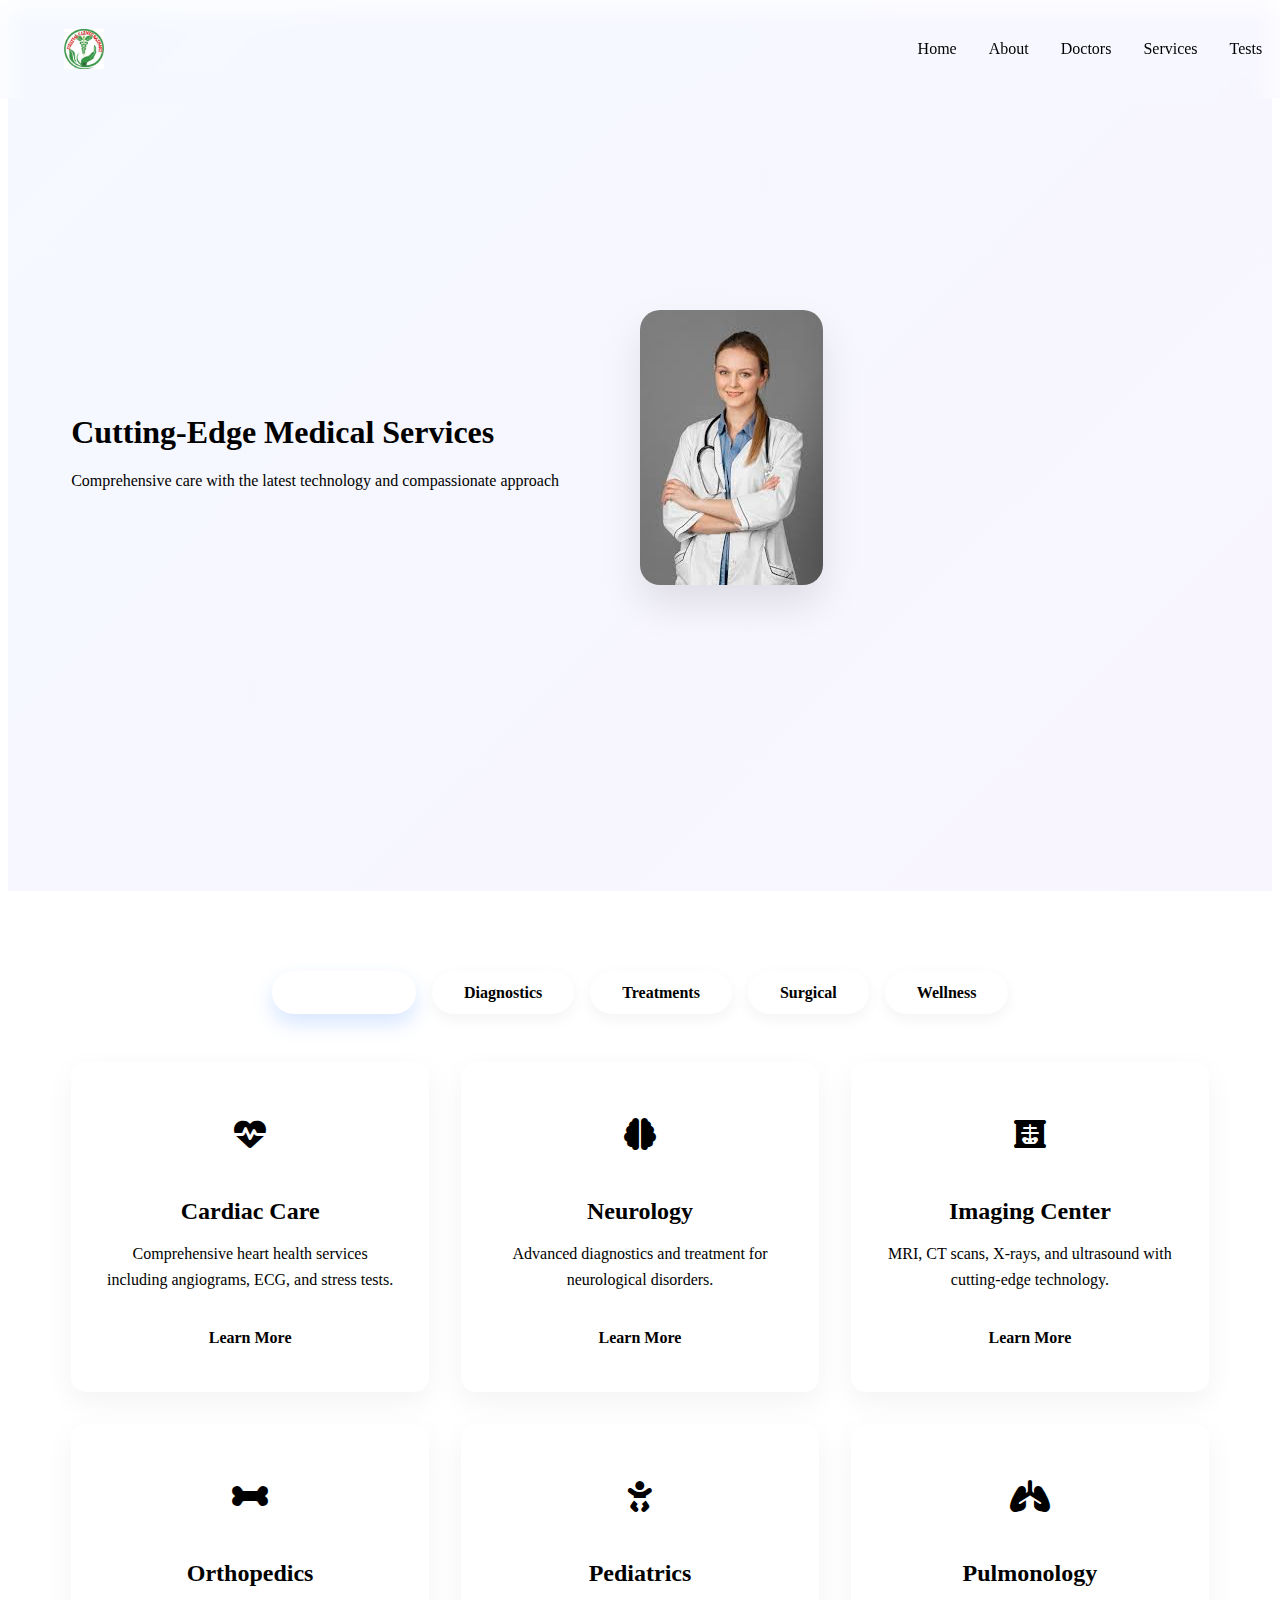
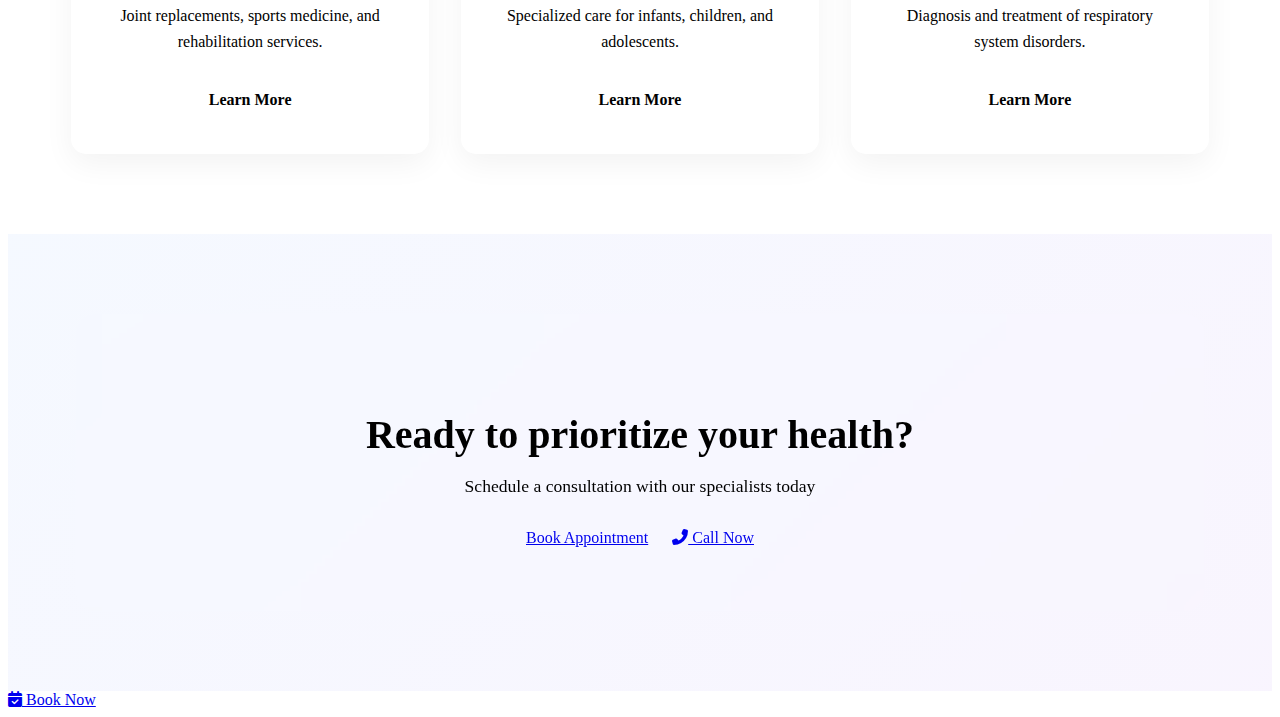
<file: service.html>
<!DOCTYPE html>
<html lang="en">
<head>
    <meta charset="UTF-8">
    <meta name="viewport" content="width=device-width, initial-scale=1.0">
    <title>MediCare+ | Premium Services</title>
    <link rel="stylesheet" href="css/super.css">
    <link rel="stylesheet" href="https://cdnjs.cloudflare.com/ajax/libs/font-awesome/6.4.0/css/all.min.css">
    <style>
        /* Service-specific animations */
        @keyframes pulse-glow {
            0% { box-shadow: 0 0 0 0 rgba(58, 134, 255, 0.4); }
            70% { box-shadow: 0 0 0 15px rgba(58, 134, 255, 0); }
            100% { box-shadow: 0 0 0 0 rgba(58, 134, 255, 0); }
        }
        
        .service-card:hover {
            transform: translateY(-10px) scale(1.02);
            box-shadow: 0 20px 40px rgba(0, 0, 0, 0.15);
        }
        
        .service-card:hover .service-icon {
            background: linear-gradient(45deg, var(--primary), var(--secondary));
            color: white;
            animation: pulse-glow 2s infinite;
        }
        
        .service-tabs {
            display: flex;
            justify-content: center;
            margin-bottom: 3rem;
            flex-wrap: wrap;
            gap: 1rem;
        }
        
        .service-tab {
            padding: 0.8rem 2rem;
            background: white;
            border-radius: 50px;
            cursor: pointer;
            transition: var(--transition);
            font-weight: 600;
            box-shadow: 0 5px 15px rgba(0, 0, 0, 0.05);
            border: 2px solid var(--light-gray);
        }
        
        .service-tab.active {
            background: linear-gradient(to right, var(--primary), var(--secondary));
            color: white;
            border-color: transparent;
            box-shadow: 0 10px 20px rgba(58, 134, 255, 0.2);
        }
        
        .service-category {
            display: none;
            animation: fadeIn 0.5s ease;
        }
        
        .service-category.active {
            display: grid;
        }
    </style>
</head>
<body>
    <!-- Animated Background -->
    <div class="animated-bg"></div>
    
    <!-- Navigation -->
    <nav class="glass-nav">
        <div class="logo">
            <img src="images/logo.jpeg" alt="MediCare+">
            <span>MediCare+</span>
        </div>
        <ul class="nav-links">
            <li><a href="index.html" data-text="Home">Home</a></li>
            <li><a href="index.html#about" data-text="About">About</a></li>
            <li><a href="doctors.html" data-text="Doctors">Doctors</a></li>
            <li><a href="#" class="active" data-text="Services">Services</a></li>
            <li><a href="tests.html" data-text="Tests">Tests</a></li>
            <li><a href="index.html#contact" data-text="Contact">Contact</a></li>
        </ul>
        <div class="hamburger">
            <div class="line1"></div>
            <div class="line2"></div>
            <div class="line3"></div>
        </div>
    </nav>

    <!-- Services Hero -->
    <section class="services-hero">
        <div class="hero-content">
            <h1>Cutting-Edge <span class="highlight">Medical Services</span></h1>
            <p class="subtitle">Comprehensive care with the latest technology and compassionate approach</p>
        </div>
        <div class="hero-image">
            <img src="images/services.jpeg" alt="Hospital Services" class="parallax-img">
        </div>
    </section>

    <!-- Services Tabs -->
    <section class="services-section">
        <div class="service-tabs">
            <div class="service-tab active" data-category="all">All Services</div>
            <div class="service-tab" data-category="diagnostic">Diagnostics</div>
            <div class="service-tab" data-category="treatment">Treatments</div>
            <div class="service-tab" data-category="surgical">Surgical</div>
            <div class="service-tab" data-category="wellness">Wellness</div>
        </div>
        
        <!-- All Services -->
        <div class="service-category active" id="all">
            <div class="service-card" data-aos="fade-up">
                <div class="service-icon">
                    <i class="fas fa-heartbeat"></i>
                </div>
                <h3>Cardiac Care</h3>
                <p>Comprehensive heart health services including angiograms, ECG, and stress tests.</p>
                <a href="#" class="btn-tertiary">Learn More</a>
            </div>
            
            <div class="service-card" data-aos="fade-up" data-aos-delay="100">
                <div class="service-icon">
                    <i class="fas fa-brain"></i>
                </div>
                <h3>Neurology</h3>
                <p>Advanced diagnostics and treatment for neurological disorders.</p>
                <a href="#" class="btn-tertiary">Learn More</a>
            </div>
            
            <div class="service-card" data-aos="fade-up" data-aos-delay="200">
                <div class="service-icon">
                    <i class="fas fa-x-ray"></i>
                </div>
                <h3>Imaging Center</h3>
                <p>MRI, CT scans, X-rays, and ultrasound with cutting-edge technology.</p>
                <a href="#" class="btn-tertiary">Learn More</a>
            </div>
            
            <div class="service-card" data-aos="fade-up" data-aos-delay="300">
                <div class="service-icon">
                    <i class="fas fa-bone"></i>
                </div>
                <h3>Orthopedics</h3>
                <p>Joint replacements, sports medicine, and rehabilitation services.</p>
                <a href="#" class="btn-tertiary">Learn More</a>
            </div>
            
            <div class="service-card" data-aos="fade-up">
                <div class="service-icon">
                    <i class="fas fa-baby"></i>
                </div>
                <h3>Pediatrics</h3>
                <p>Specialized care for infants, children, and adolescents.</p>
                <a href="#" class="btn-tertiary">Learn More</a>
            </div>
            
            <div class="service-card" data-aos="fade-up" data-aos-delay="100">
                <div class="service-icon">
                    <i class="fas fa-lungs"></i>
                </div>
                <h3>Pulmonology</h3>
                <p>Diagnosis and treatment of respiratory system disorders.</p>
                <a href="#" class="btn-tertiary">Learn More</a>
            </div>
        </div>
        
        <!-- Diagnostic Services -->
        <div class="service-category" id="diagnostic">
            <!-- Similar structure with diagnostic services -->
        </div>
        
        <!-- Treatment Services -->
        <div class="service-category" id="treatment">
            <!-- Similar structure with treatment services -->
        </div>
        
        <!-- Surgical Services -->
        <div class="service-category" id="surgical">
            <!-- Similar structure with surgical services -->
        </div>
        
        <!-- Wellness Services -->
        <div class="service-category" id="wellness">
            <!-- Similar structure with wellness services -->
        </div>
    </section>

    <!-- CTA Section -->
    <section class="cta-section">
        <div class="cta-glass">
            <h2>Ready to prioritize your health?</h2>
            <p>Schedule a consultation with our specialists today</p>
            <div class="cta-buttons">
                <a href="appointment.html" class="btn-primary pulse">Book Appointment</a>
                <a href="tel:+15551234567" class="btn-secondary">
                    <i class="fas fa-phone-alt"></i> Call Now
                </a>
            </div>
        </div>
    </section>

    <!-- Footer -->
    <footer class="glass-footer">
        <!-- Same footer as index.html -->
    </footer>

    <!-- Floating Button -->
    <a href="appointment.html" class="floating-appointment-btn pulse">
        <i class="fas fa-calendar-check"></i>
        <span>Book Now</span>
    </a>

    <script src="js/script.js"></script>
    <script>
        // Service Tab Functionality
        const serviceTabs = document.querySelectorAll('.service-tab');
        const serviceCategories = document.querySelectorAll('.service-category');
        
        serviceTabs.forEach(tab => {
            tab.addEventListener('click', () => {
                // Update active tab
                serviceTabs.forEach(t => t.classList.remove('active'));
                tab.classList.add('active');
                
                // Show selected category
                const category = tab.dataset.category;
                serviceCategories.forEach(cat => {
                    cat.classList.remove('active');
                    if (cat.id === category || category === 'all') {
                        cat.classList.add('active');
                    }
                });
            });
        });
    </script>
</body>
</html>
</file>
<file: css/super.css>
/* Glass Navigation */
.glass-nav {
    position: fixed;
    top: 0;
    left: 0;
    width: 100%;
    padding: 1.5rem 5%;
    display: flex;
    justify-content: space-between;
    align-items: center;
    background: var(--glass);
    backdrop-filter: blur(10px);
    -webkit-backdrop-filter: blur(10px);
    border-bottom: 1px solid var(--glass-border);
    z-index: 1000;
    transition: var(--transition);
}

.glass-nav.scrolled {
    padding: 1rem 5%;
    box-shadow: var(--glass-shadow);
}

.logo {
    display: flex;
    align-items: center;
    gap: 0.5rem;
}

.logo img {
    height: 40px;
    width: auto;
    transition: var(--transition);
}

.logo span {
    font-size: 1.5rem;
    font-weight: 700;
    color: var(--primary);
    background: linear-gradient(to right, var(--primary), var(--secondary));
    -webkit-background-clip: text;
    background-clip: text;
    -webkit-text-fill-color: transparent;
    transition: var(--transition);
}

.nav-links {
    display: flex;
    gap: 2rem;
    list-style: none;
}

.nav-links a {
    position: relative;
    text-decoration: none;
    color: var(--dark);
    font-weight: 500;
    font-size: 1rem;
    transition: var(--transition);
    padding: 0.5rem 0;
}

.nav-links a::after {
    content: attr(data-text);
    position: absolute;
    top: 0;
    left: 0;
    width: 0;
    color: var(--primary);
    overflow: hidden;
    white-space: nowrap;
    transition: var(--transition);
}

.nav-links a:hover::after {
    width: 100%;
}

.nav-links a.active {
    color: var(--primary);
}

.hamburger {
    display: none;
    cursor: pointer;
}

.hamburger div {
    width: 25px;
    height: 3px;
    background-color: var(--dark);
    margin: 5px;
    transition: var(--transition);
}




/* ===== TESTS PAGE SPECIFIC STYLES ===== */
.tests-hero {
    min-height: 70vh;
    padding: 10% 5%;
    display: flex;
    align-items: center;
    justify-content: space-between;
    gap: 3rem;
    background: linear-gradient(135deg, rgba(255, 0, 110, 0.05) 0%, rgba(131, 56, 236, 0.05) 100%);
}

.tests-section {
    padding: 5rem 5%;
    background: white;
}

.tests-grid {
    display: grid;
    grid-template-columns: repeat(auto-fill, minmax(300px, 1fr));
    gap: 2rem;
    max-width: 1200px;
    margin: 0 auto;
}

.test-card {
    background: white;
    border-radius: 15px;
    overflow: hidden;
    box-shadow: 0 10px 30px rgba(0, 0, 0, 0.05);
    transition: var(--transition);
}

.test-card:hover {
    transform: translateY(-10px) scale(1.02);
    box-shadow: 0 20px 40px rgba(0, 0, 0, 0.15);
}

.test-image {
    height: 200px;
    overflow: hidden;
}

.test-image img {
    width: 100%;
    height: 100%;
    object-fit: cover;
    transition: var(--transition);
}

.test-details {
    padding: 1.5rem;
}

.test-details h3 {
    font-size: 1.3rem;
    margin-bottom: 0.8rem;
    color: var(--dark);
}

.test-details p {
    color: var(--gray);
    margin-bottom: 1rem;
    line-height: 1.6;
}

.test-meta {
    display: flex;
    justify-content: space-between;
    margin-bottom: 1rem;
    font-size: 0.9rem;
}

.test-price {
    font-weight: bold;
    color: var(--primary);
}

.test-duration {
    color: var(--gray);
}

.test-actions {
    display: flex;
    justify-content: space-between;
    align-items: center;
    margin-top: 1.5rem;
}

.text-link {
    color: var(--primary);
    font-weight: 600;
    text-decoration: none;
    transition: var(--transition);
}

.text-link:hover {
    text-decoration: underline;
}

/* FAQ Section */
.faq-section {
    padding: 5rem 5%;
    background: #f8f9fa;
}

.faq-section h2 {
    text-align: center;
    font-size: 2.5rem;
    margin-bottom: 3rem;
    color: var(--dark);
}

.faq-container {
    max-width: 800px;
    margin: 0 auto;
}

.faq-item {
    background: white;
    border-radius: 10px;
    margin-bottom: 1rem;
    box-shadow: 0 5px 15px rgba(0, 0, 0, 0.05);
    overflow: hidden;
}

.faq-question {
    padding: 1.5rem;
    display: flex;
    justify-content: space-between;
    align-items: center;
    cursor: pointer;
    transition: var(--transition);
}

.faq-question h3 {
    font-size: 1.2rem;
    color: var(--dark);
}

.faq-question i {
    color: var(--primary);
    transition: var(--transition);
}

.faq-answer {
    max-height: 0;
    overflow: hidden;
    transition: max-height 0.3s ease;
    padding: 0 1.5rem;
}

.faq-answer p {
    padding-bottom: 1.5rem;
    color: var(--gray);
    line-height: 1.6;
}

.faq-item.active .faq-question {
    background: rgba(58, 134, 255, 0.05);
}

.faq-item.active .faq-answer {
    max-height: 300px;
}

/* =============== DOCTORS PAGE STYLES =============== */
/* Hero Section for Doctors Page */
.doctors-hero {
    min-height: 70vh;
    padding: 10% 5%;
    display: flex;
    align-items: center;
    justify-content: space-between;
    background: linear-gradient(135deg, rgba(58, 134, 255, 0.05) 0%, rgba(131, 56, 236, 0.05) 100%);
}

.doctors-hero .hero-content {
    flex: 1;
    z-index: 1;
}

.doctors-hero .hero-image {
    flex: 1;
    position: relative;
    z-index: 1;
}

.doctors-hero .hero-image img {
    max-width: 100%;
    border-radius: 20px;
    box-shadow: 0 20px 40px rgba(0, 0, 0, 0.1);
    animation: floatImage 4s ease-in-out infinite;
}

@keyframes floatImage {
    0%, 100% { transform: translateY(0); }
    50% { transform: translateY(-20px); }
}

/* Doctors Grid Section */
.doctors-section {
    padding: 5rem 5%;
    background: white;
}

.section-header {
    text-align: center;
    margin-bottom: 3rem;
}

.section-header h1 {
    font-size: 2.8rem;
    margin-bottom: 1rem;
    background: linear-gradient(to right, var(--dark), var(--primary));
    -webkit-background-clip: text;
    background-clip: text;
    -webkit-text-fill-color: transparent;
}

.section-header .highlight {
    background: linear-gradient(to right, var(--primary), var(--secondary));
    -webkit-background-clip: text;
    background-clip: text;
    -webkit-text-fill-color: transparent;
}

/* Filter Buttons */
.doctor-filters {
    display: flex;
    justify-content: center;
    gap: 1rem;
    margin-bottom: 3rem;
    flex-wrap: wrap;
}

.filter-btn {
    padding: 0.8rem 2rem;
    border-radius: 50px;
    background: white;
    border: 2px solid var(--light-gray);
    font-weight: 600;
    cursor: pointer;
    transition: var(--transition);
    box-shadow: 0 5px 15px rgba(0, 0, 0, 0.05);
}

.filter-btn.active {
    background: linear-gradient(to right, var(--primary), var(--secondary));
    color: white;
    border-color: transparent;
    box-shadow: 0 10px 20px rgba(58, 134, 255, 0.3);
}

.filter-btn:hover:not(.active) {
    border-color: var(--primary);
    color: var(--primary);
}

/* Doctor Cards */
.doctors-grid {
    display: grid;
    grid-template-columns: repeat(auto-fill, minmax(350px, 1fr));
    gap: 2rem;
    max-width: 1400px;
    margin: 0 auto;
}

.doctor-card {
    background: white;
    border-radius: 15px;
    overflow: hidden;
    box-shadow: 0 10px 30px rgba(0, 0, 0, 0.05);
    transition: var(--transition);
    position: relative;
}

.doctor-card:hover {
    transform: translateY(-10px) rotate(1deg);
    box-shadow: 0 20px 40px rgba(0, 0, 0, 0.1);
}

.doc-image {
    height: 280px;
    overflow: hidden;
    position: relative;
}

.doc-image img {
    width: 100%;
    height: 100%;
    object-fit: cover;
    transition: var(--transition);
}

.doctor-card:hover .doc-image img {
    transform: scale(1.1);
}

.specialty-badge {
    position: absolute;
    top: 15px;
    right: 15px;
    background: linear-gradient(45deg, var(--accent), var(--secondary));
    color: white;
    padding: 0.3rem 1rem;
    border-radius: 20px;
    font-size: 0.8rem;
    font-weight: bold;
    box-shadow: 0 5px 15px rgba(131, 56, 236, 0.3);
    z-index: 2;
}

.doc-info {
    padding: 2rem;
}

.doc-icon {
    width: 60px;
    height: 60px;
    background: var(--light-gray);
    border-radius: 50%;
    display: flex;
    align-items: center;
    justify-content: center;
    font-size: 1.5rem;
    color: var(--primary);
    margin-bottom: 1.5rem;
    transition: var(--transition);
}

.doctor-card:hover .doc-icon {
    background: linear-gradient(to right, var(--primary), var(--secondary));
    color: white;
    transform: rotateY(180deg);
}

.doctor-card h3 {
    font-size: 1.5rem;
    margin-bottom: 0.5rem;
    color: var(--dark);
}

.doc-specialty {
    color: var(--primary);
    font-weight: 600;
    margin-bottom: 1rem;
}

.doc-bio {
    color: var(--gray);
    margin-bottom: 1.5rem;
    line-height: 1.6;
}

.doc-meta {
    display: flex;
    justify-content: space-between;
    margin-bottom: 1.5rem;
    font-size: 0.9rem;
}

.doc-meta span {
    display: flex;
    align-items: center;
    gap: 0.3rem;
    color: var(--gray);
}

.doc-meta i {
    color: var(--primary);
}

.btn-tertiary {
    display: inline-flex;
    align-items: center;
    gap: 0.5rem;
    padding: 0.8rem 1.5rem;
    background: var(--light-gray);
    color: var(--dark);
    border-radius: 50px;
    font-weight: 600;
    text-decoration: none;
    transition: var(--transition);
}

.btn-tertiary:hover {
    background: var(--primary);
    color: white;
    transform: translateX(5px);
}

/* Stats Section */
.stats-section {
    padding: 5rem 5%;
    background: linear-gradient(135deg, var(--primary), var(--secondary));
    color: white;
}

.stats-container {
    display: grid;
    grid-template-columns: repeat(auto-fit, minmax(200px, 1fr));
    gap: 2rem;
    max-width: 1200px;
    margin: 0 auto;
}

.stat-card {
    background: rgba(255, 255, 255, 0.1);
    backdrop-filter: blur(5px);
    border-radius: 15px;
    padding: 2rem;
    text-align: center;
    transition: var(--transition);
}

.stat-card:hover {
    transform: translateY(-5px);
    background: rgba(255, 255, 255, 0.2);
}

.stat-icon {
    width: 60px;
    height: 60px;
    margin: 0 auto 1rem;
    background: rgba(255, 255, 255, 0.2);
    border-radius: 50%;
    display: flex;
    align-items: center;
    justify-content: center;
    font-size: 1.5rem;
}

.stat-content h3 {
    font-size: 2.5rem;
    margin-bottom: 0.5rem;
}

.stat-content p {
    font-size: 1rem;
    opacity: 0.9;
}

/* Responsive Adjustments */
@media (max-width: 992px) {
    .doctors-hero {
        flex-direction: column;
        text-align: center;
    }
    
    .doctors-hero .hero-content {
        margin-bottom: 3rem;
    }
    
    .doctors-grid {
        grid-template-columns: repeat(auto-fill, minmax(300px, 1fr));
    }
}

@media (max-width: 576px) {
    .section-header h1 {
        font-size: 2.2rem;
    }
    
    .filter-btn {
        padding: 0.6rem 1.5rem;
    }
    
    .doctor-card {
        max-width: 100%;
    }
}



/* =============== SERVICES PAGE STYLES =============== */
/* Hero Section for Services Page */
.services-hero {
    min-height: 70vh;
    padding: 10% 5%;
    display: flex;
    align-items: center;
    justify-content: space-between;
    background: linear-gradient(135deg, rgba(58, 134, 255, 0.05) 0%, rgba(131, 56, 236, 0.05) 100%);
}

.services-hero .hero-content {
    flex: 1;
    z-index: 1;
}

.services-hero .hero-image {
    flex: 1;
    position: relative;
    z-index: 1;
}

.services-hero .hero-image img {
    max-width: 100%;
    border-radius: 20px;
    box-shadow: 0 20px 40px rgba(0, 0, 0, 0.1);
    animation: floatImage 4s ease-in-out infinite;
}

/* Services Tabs */
.services-section {
    padding: 5rem 5%;
    background: white;
}

.service-tabs {
    display: flex;
    justify-content: center;
    margin-bottom: 3rem;
    flex-wrap: wrap;
    gap: 1rem;
}

.service-tab {
    padding: 0.8rem 2rem;
    background: white;
    border-radius: 50px;
    cursor: pointer;
    transition: var(--transition);
    font-weight: 600;
    box-shadow: 0 5px 15px rgba(0, 0, 0, 0.05);
    border: 2px solid var(--light-gray);
}

.service-tab.active {
    background: linear-gradient(to right, var(--primary), var(--secondary));
    color: white;
    border-color: transparent;
    box-shadow: 0 10px 20px rgba(58, 134, 255, 0.2);
}

.service-tab:hover:not(.active) {
    border-color: var(--primary);
    color: var(--primary);
}

/* Services Grid */
.service-category {
    display: none;
    grid-template-columns: repeat(auto-fill, minmax(300px, 1fr));
    gap: 2rem;
    max-width: 1200px;
    margin: 0 auto;
}

.service-category.active {
    display: grid;
}

.service-card {
    background: white;
    border-radius: 15px;
    padding: 2rem;
    text-align: center;
    transition: var(--transition);
    box-shadow: 0 10px 30px rgba(0, 0, 0, 0.05);
    position: relative;
    overflow: hidden;
    z-index: 1;
}

.service-card::before {
    content: '';
    position: absolute;
    top: 0;
    left: 0;
    width: 100%;
    height: 100%;
    background: linear-gradient(135deg, rgba(58, 134, 255, 0.1) 0%, rgba(131, 56, 236, 0.1) 100%);
    z-index: -1;
    opacity: 0;
    transition: var(--transition);
}

.service-card:hover::before {
    opacity: 1;
}

.service-icon {
    width: 80px;
    height: 80px;
    margin: 0 auto 1.5rem;
    background: var(--light-gray);
    color: var(--primary);
    border-radius: 50%;
    display: flex;
    align-items: center;
    justify-content: center;
    font-size: 2rem;
    transition: var(--transition);
}

.service-card:hover .service-icon {
    background: linear-gradient(45deg, var(--primary), var(--secondary));
    color: white;
    animation: pulse-glow 2s infinite;
}

@keyframes pulse-glow {
    0%, 100% { box-shadow: 0 0 0 0 rgba(58, 134, 255, 0.4); }
    70% { box-shadow: 0 0 0 15px rgba(58, 134, 255, 0); }
    100% { box-shadow: 0 0 0 0 rgba(58, 134, 255, 0); }
}

.service-card h3 {
    font-size: 1.5rem;
    margin-bottom: 1rem;
    color: var(--dark);
}

.service-card p {
    color: var(--gray);
    margin-bottom: 1.5rem;
    line-height: 1.6;
}

.service-card a {
    display: inline-flex;
    align-items: center;
    gap: 0.5rem;
    color: var(--primary);
    font-weight: 600;
    text-decoration: none;
    transition: var(--transition);
}

.service-card a:hover {
    color: var(--secondary);
    transform: translateX(5px);
}

/* CTA Section */
.cta-section {
    padding: 5rem 5%;
    background: linear-gradient(135deg, rgba(58, 134, 255, 0.05) 0%, rgba(131, 56, 236, 0.05) 100%);
}

.cta-glass {
    max-width: 1000px;
    margin: 0 auto;
    background: var(--glass);
    backdrop-filter: blur(10px);
    -webkit-backdrop-filter: blur(10px);
    border-radius: 20px;
    padding: 4rem;
    text-align: center;
    border: 1px solid var(--glass-border);
    box-shadow: var(--glass-shadow);
}

.cta-glass h2 {
    font-size: 2.5rem;
    margin-bottom: 1rem;
    color: var(--dark);
}

.cta-glass p {
    color: var(--gray);
    margin-bottom: 2rem;
    font-size: 1.1rem;
}

.cta-buttons {
    display: flex;
    justify-content: center;
    gap: 1.5rem;
    margin-top: 2rem;
}

/* Responsive Adjustments */
@media (max-width: 992px) {
    .services-hero {
        flex-direction: column;
        text-align: center;
    }
    
    .services-hero .hero-content {
        margin-bottom: 3rem;
    }
    
    .service-tabs {
        flex-wrap: wrap;
    }
}

@media (max-width: 576px) {
    .service-card {
        padding: 1.5rem;
    }
    
    .cta-glass {
        padding: 2rem;
    }
    
    .cta-buttons {
        flex-direction: column;
        gap: 1rem;
    }
}
</file>
